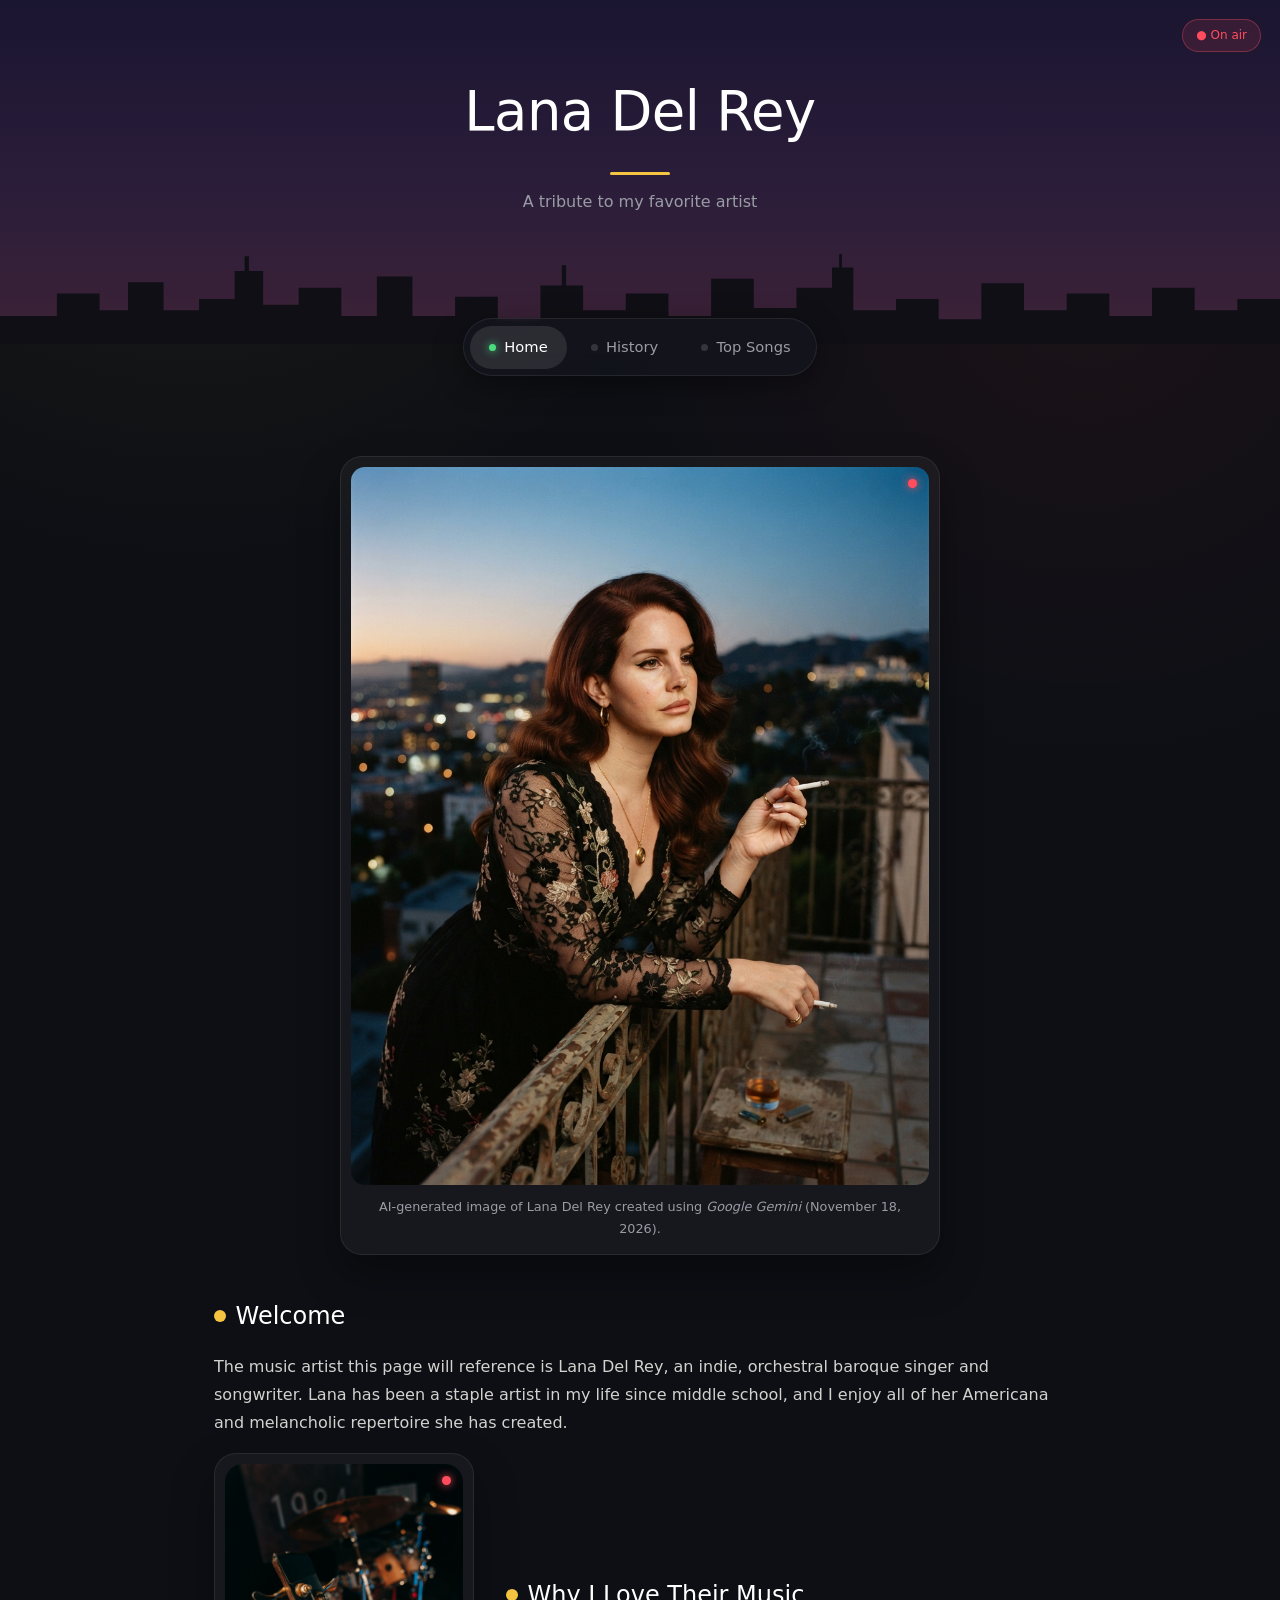
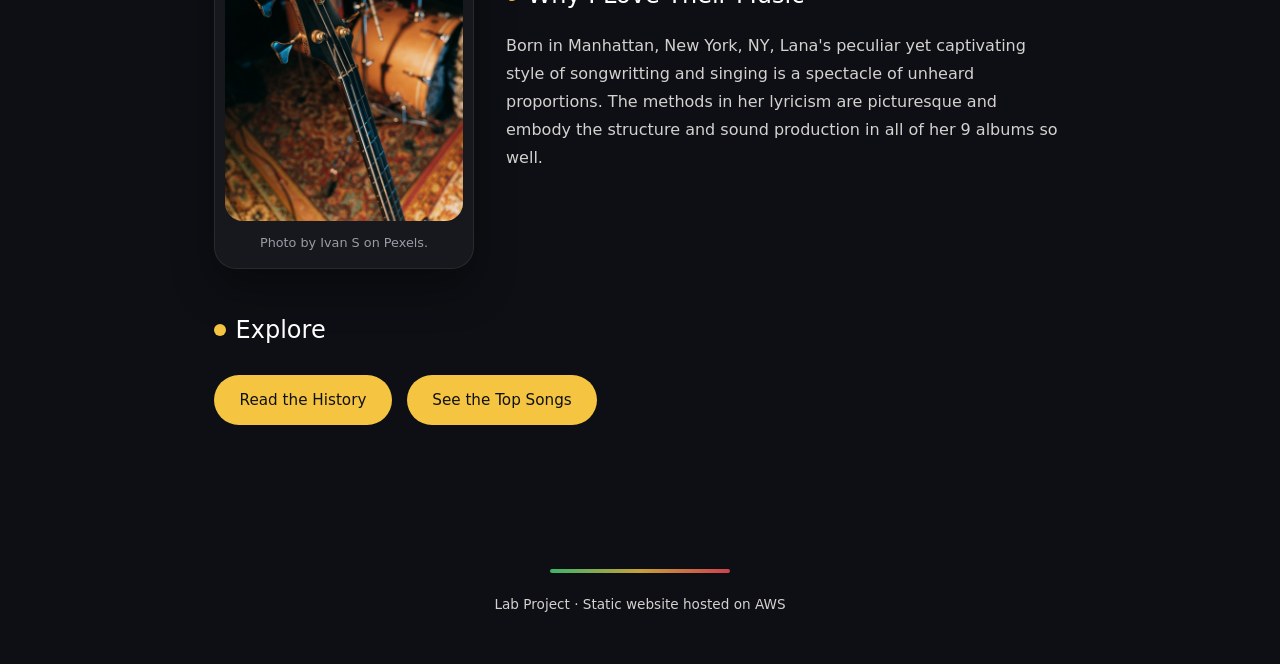
<file: index.html>
<!DOCTYPE html>
<html lang="en">

<head>
  <meta charset="UTF-8">
  <meta name="viewport" content="width=device-width, initial-scale=1.0">
  <title>My Favorite Music Artist</title>
  <link rel="stylesheet" href="style.css">
</head>

<body>

  <header>
    <h1>Lana Del Rey</h1>
    <p>A tribute to my favorite artist</p>
  </header>

  <nav>
    <a href="index.html" class="active">Home</a>
    <a href="history.html">History</a>
    <a href="songs.html">Top Songs</a>
  </nav>

  <main>
    <figure>
      <img src="Lana.jpg" alt="Portrait of Lana Del Rey standing on a balcony at twilight">
      <figcaption>
        AI-generated image of Lana Del Rey created using <cite>Google Gemini</cite> (November 18, 2026).
      </figcaption>
    </figure>

    <h2>Welcome</h2>
    <p>The music artist this page will reference is Lana Del Rey, an indie, orchestral baroque singer and songwriter.
      Lana has been a staple artist in my life since middle school, and I enjoy all of her Americana and melancholic
      repertoire she has created.
    </p>

    <div class="two-col">
      <figure>
        <img src="pexels-ivan-s.jpg" alt="Close-up of a bass guitar headstock with a drum set in a studio">
        <figcaption>Photo by Ivan S on Pexels.</figcaption>
      </figure>
      <div>
        <h2>Why I Love Their Music</h2>
        <p> Born in Manhattan, New York, NY, Lana's peculiar yet captivating style of songwritting and singing is a
          spectacle of unheard
          proportions. The methods in her lyricism are picturesque and embody the structure and sound production in all
          of her 9 albums so well.
        </p>
      </div>
    </div>

    <h2>Explore</h2>
    <p>
      <a href="history.html" class="button">Read the History</a>
      <a href="songs.html" class="button">See the Top Songs</a>
    </p>
  </main>

  <footer>
    <p>Lab Project &middot; Static website hosted on AWS</p>
  </footer>

</body>

</html>
</file>
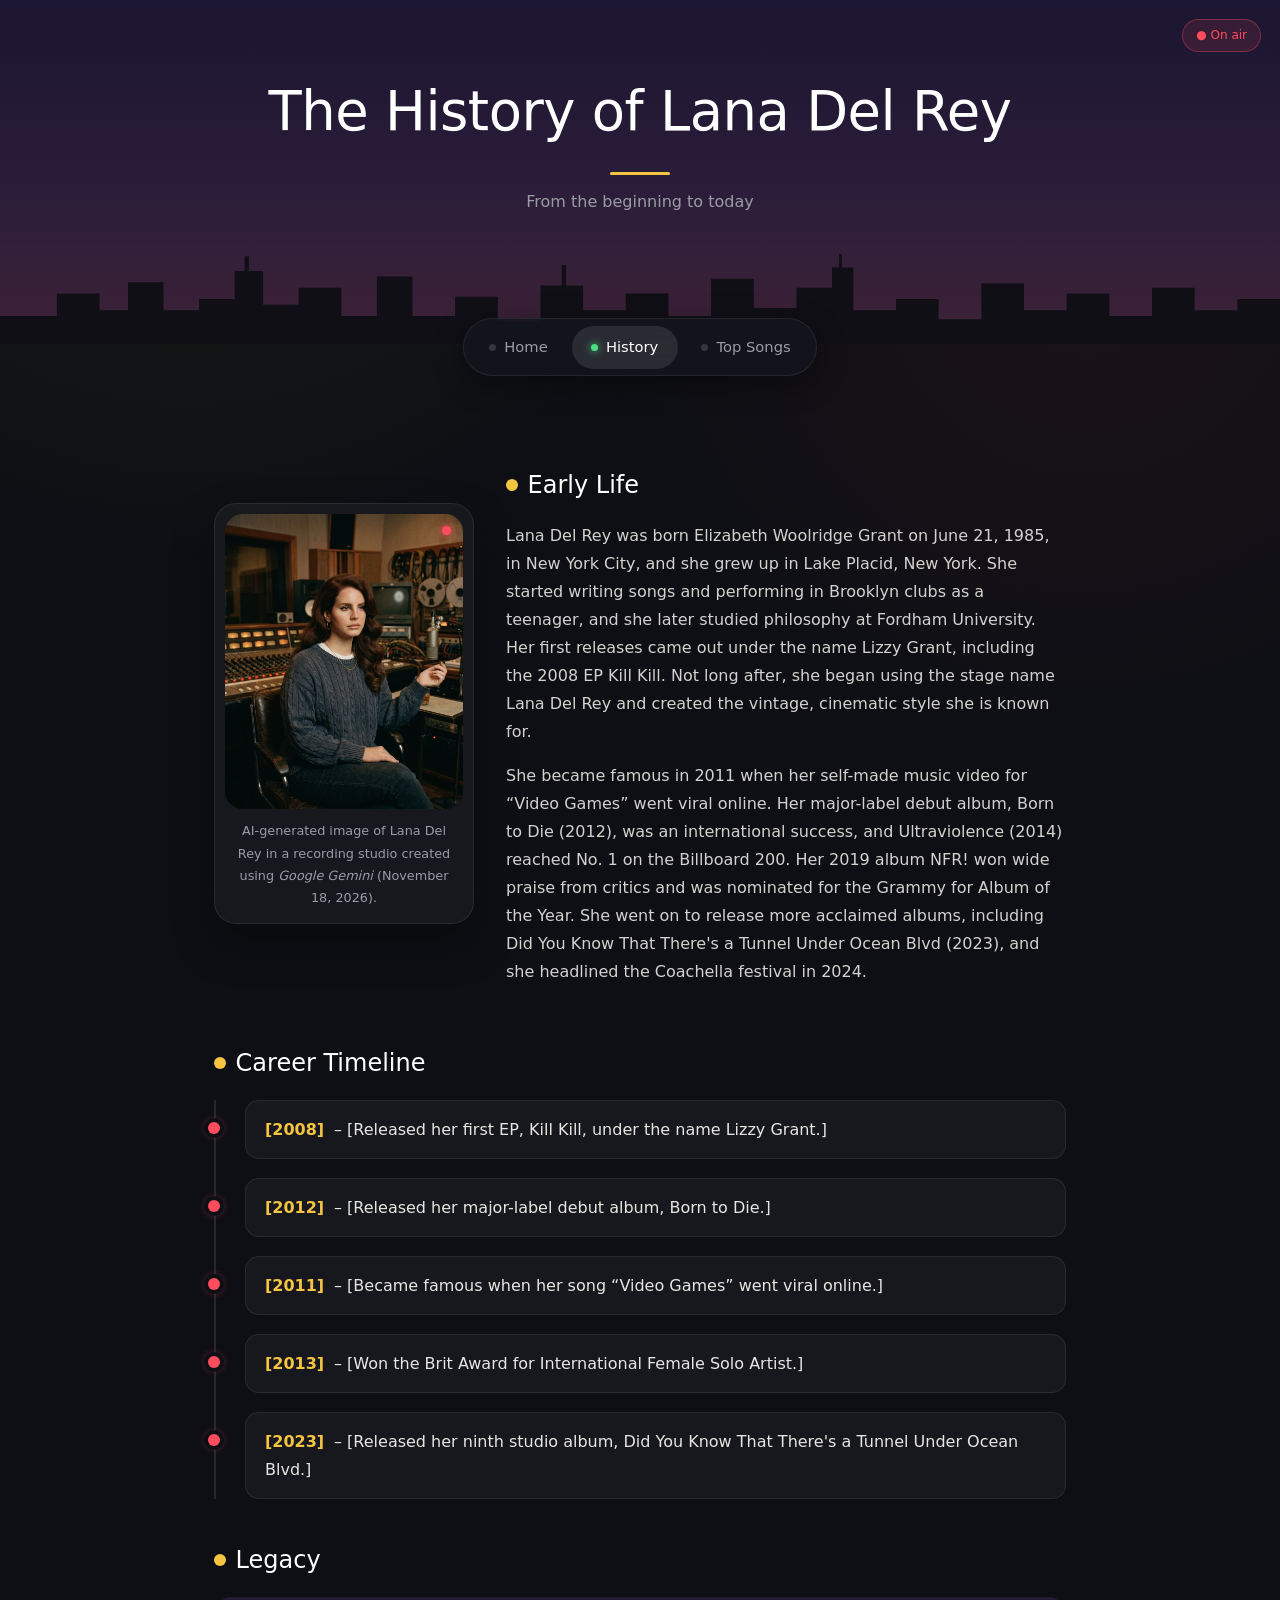
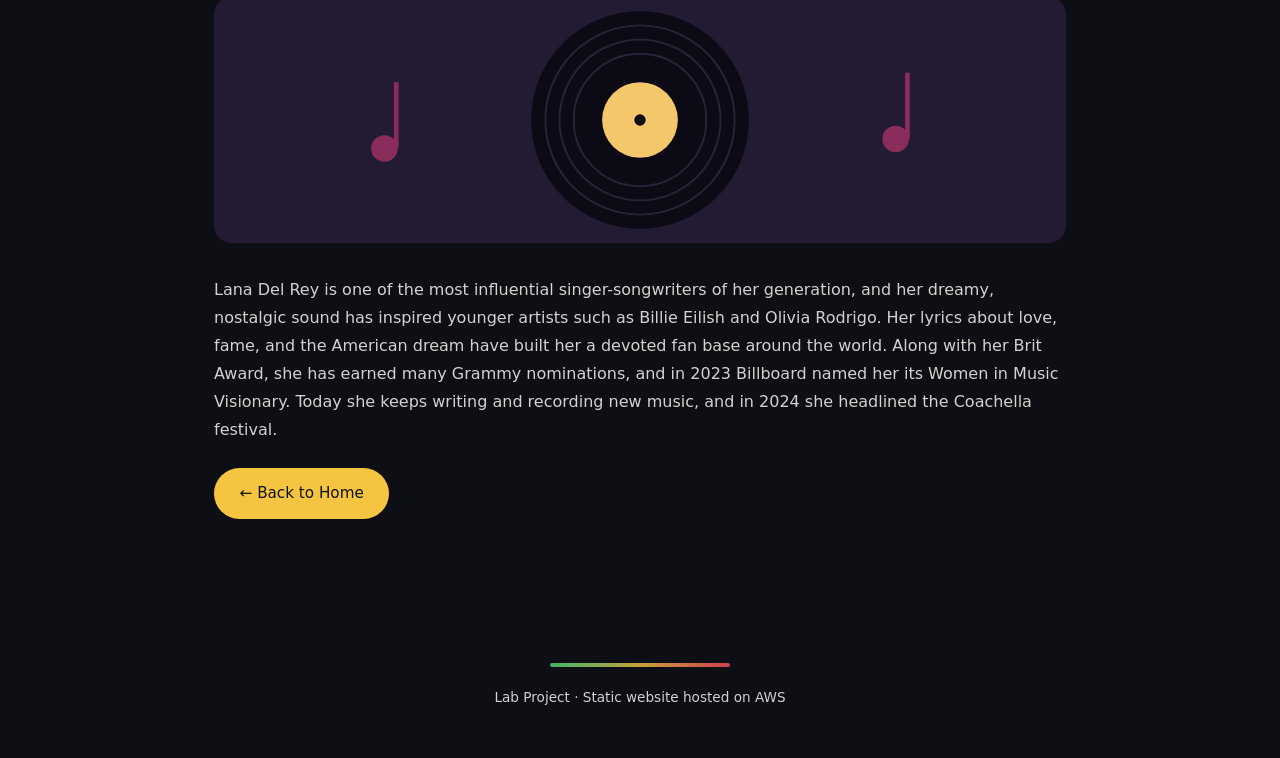
<file: history.html>
<!DOCTYPE html>
<html lang="en">

<head>
  <meta charset="UTF-8">
  <meta name="viewport" content="width=device-width, initial-scale=1.0">
  <title>Lana Del Rey - History</title>
  <link rel="stylesheet" href="style.css">
</head>

<body>

  <header>
    <h1>The History of Lana Del Rey</h1>
    <p>From the beginning to today</p>
  </header>

  <nav>
    <a href="index.html">Home</a>
    <a href="history.html" class="active">History</a>
    <a href="songs.html">Top Songs</a>
  </nav>

  <main>
    <div class="two-col">
      <figure>
        <img src="lana_in_studio.jpg"
          alt="Portrait of Lana Del Rey wearing a cable-knit sweater in a vintage recording studio">
        <figcaption>
          AI-generated image of Lana Del Rey in a recording studio created using <cite>Google Gemini</cite> (November
          18, 2026).
        </figcaption>
      </figure>
      <div>
        <h2>Early Life</h2>
        <p>Lana Del Rey was born Elizabeth Woolridge Grant on June 21, 1985, in New York City, and she grew up in Lake
          Placid, New York. She started writing songs and performing in Brooklyn clubs as a teenager, and she later
          studied philosophy at Fordham University. Her first releases came out under the name Lizzy Grant, including
          the 2008 EP Kill Kill. Not long after, she began using the stage name Lana Del Rey and created the vintage,
          cinematic style she is known for.</p>

        <p>
          She became famous in 2011 when her self-made music video for “Video Games” went viral online. Her major-label
          debut album, Born to Die (2012), was an international success, and Ultraviolence (2014) reached No. 1 on the
          Billboard 200. Her 2019 album NFR! won wide praise from critics and was nominated for the
          Grammy for Album of the Year. She went on to release more acclaimed albums, including Did You Know That
          There's a Tunnel Under Ocean Blvd (2023), and she headlined the Coachella festival in 2024.
        </p>
      </div>
    </div>

    <h2>Career Timeline</h2>
    <ul class="timeline">
      <li><strong>[2008]</strong> &ndash; [Released her first EP, Kill Kill, under the name Lizzy Grant.]</li>
      <li><strong>[2012]</strong> &ndash; [Released her major-label debut album, Born to Die.]</li>
      <li><strong>[2011]</strong> &ndash; [Became famous when her song “Video Games” went viral online.]</li>
      <li><strong>[2013]</strong> &ndash; [Won the Brit Award for International Female Solo Artist.]</li>
      <li><strong>[2023]</strong> &ndash; [Released her ninth studio album, Did You Know That There's a Tunnel Under
        Ocean Blvd.]</li>
    </ul>

    <h2>Legacy</h2>
    <img src="vinyl.svg" alt="Vinyl record" class="hero">
    <p>Lana Del Rey is one of the most influential singer-songwriters of her generation, and her dreamy, nostalgic sound
      has inspired younger artists such as Billie Eilish and Olivia Rodrigo. Her lyrics about love, fame, and the
      American dream have built her a devoted fan base around the world. Along with her Brit Award, she has earned many
      Grammy nominations, and in 2023 Billboard named her its Women in Music Visionary. Today she keeps writing and
      recording new music, and in 2024 she headlined the Coachella festival.</p>

    <p><a href="index.html" class="button">&larr; Back to Home</a></p>
  </main>

  <footer>
    <p>Lab Project &middot; Static website hosted on AWS</p>
  </footer>

</body>

</html>
</file>
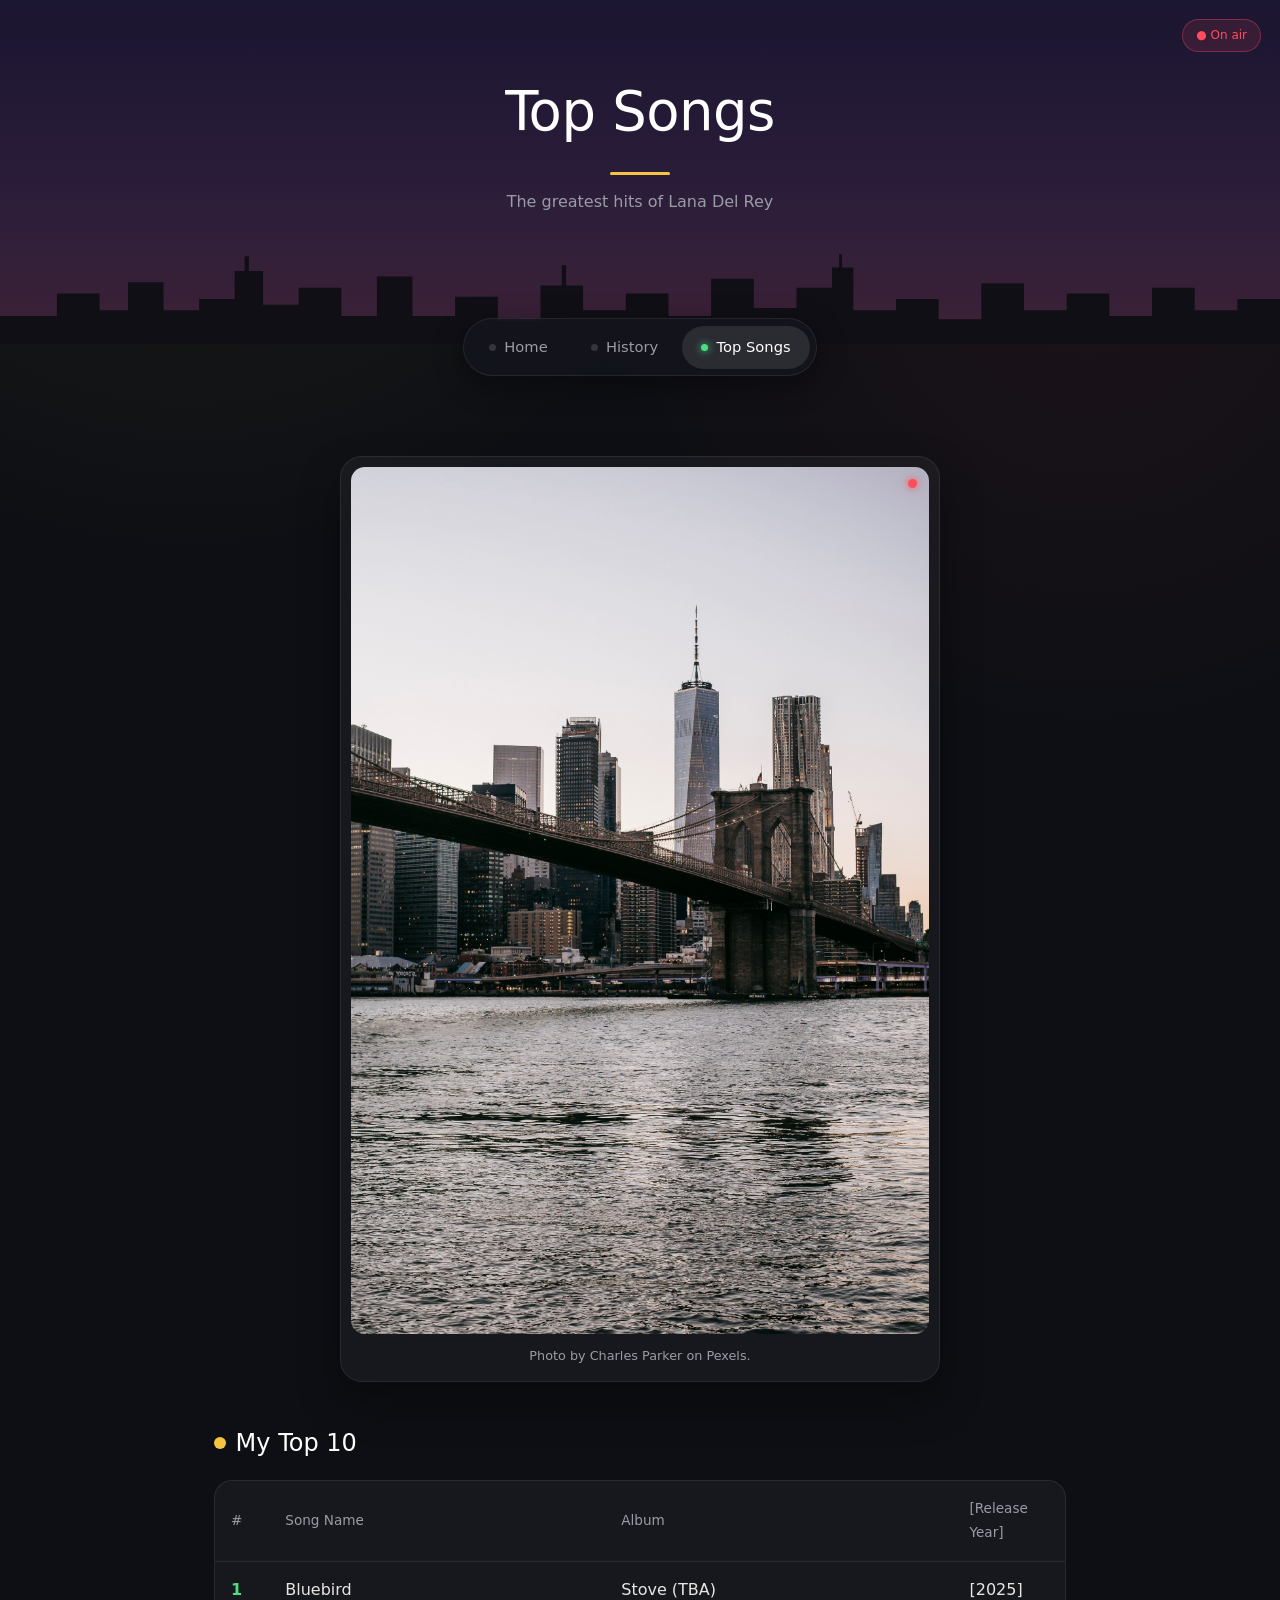
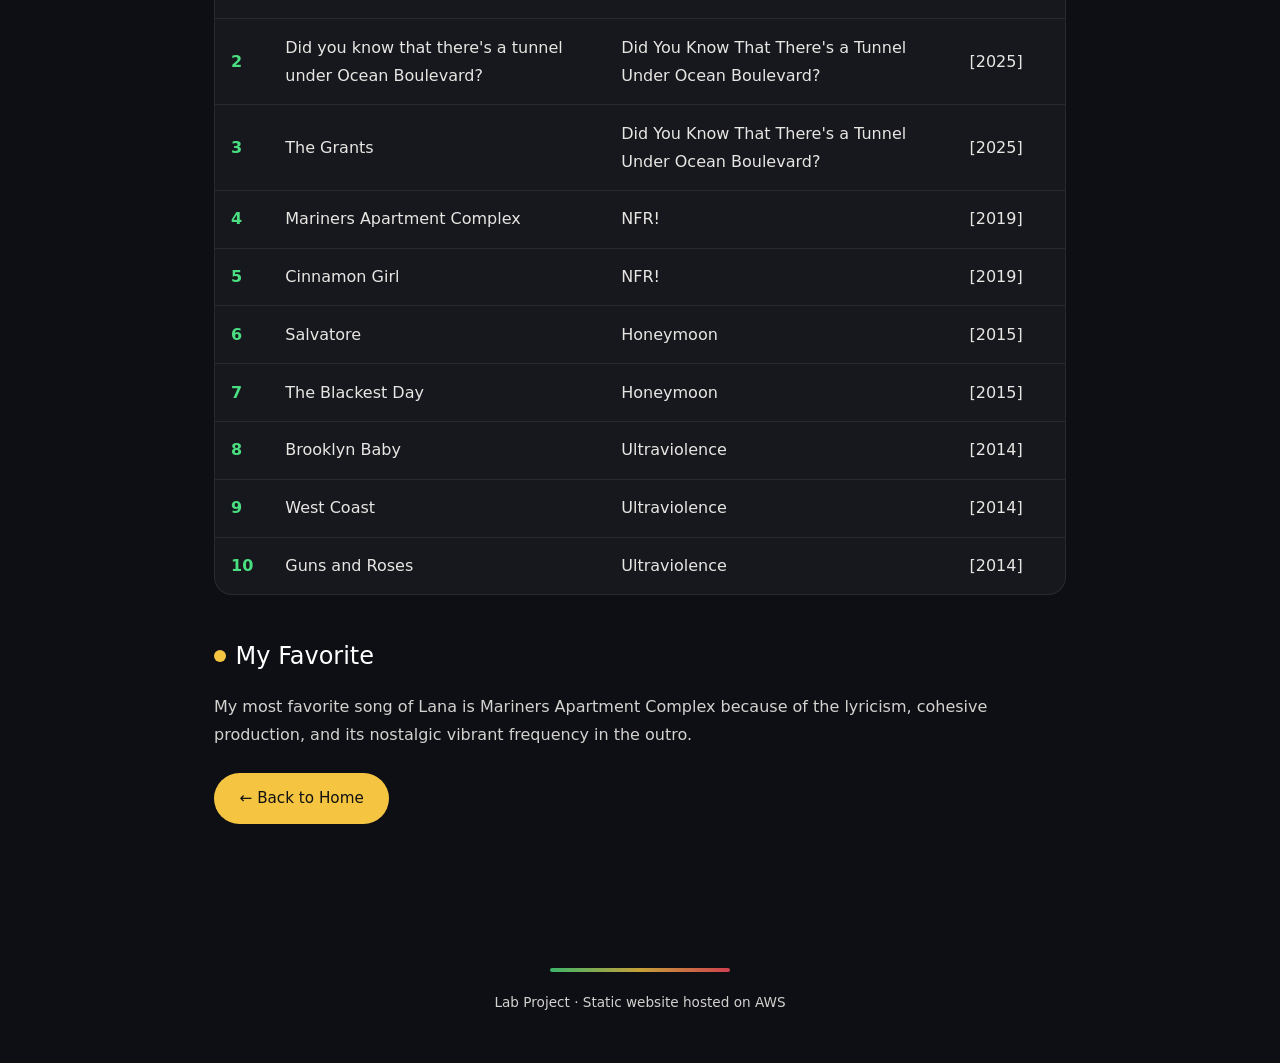
<file: songs.html>
<!DOCTYPE html>
<html lang="en">

<head>
  <meta charset="UTF-8">
  <meta name="viewport" content="width=device-width, initial-scale=1.0">
  <title>Lana Del Rey - Top Songs</title>
  <link rel="stylesheet" href="style.css">
</head>

<body>

  <header>
    <h1>Top Songs</h1>
    <p>The greatest hits of Lana Del Rey</p>
  </header>

  <nav>
    <a href="index.html">Home</a>
    <a href="history.html">History</a>
    <a href="songs.html" class="active">Top Songs</a>
  </nav>

  <main>
    <figure>
      <img src="pexels_charles_parker.jpg" alt="Stone bridge over a river in a large city">
      <figcaption>Photo by Charles Parker on Pexels.</figcaption>
    </figure>

    <h2>My Top 10</h2>
    <table>
      <tr>
        <th>#</th>
        <th>Song Name</th>
        <th>Album</th>
        <th>[Release Year]</th>
      </tr>
      <tr>
        <td>1</td>
        <td>Bluebird</td>
        <td>Stove (TBA)</td>
        <td>[2025]</td>
      </tr>
      <tr>
        <td>2</td>
        <td>Did you know that there's a tunnel under Ocean Boulevard?</td>
        <td>Did You Know That There's a Tunnel Under Ocean Boulevard?</td>
        <td>[2025]</td>
      </tr>
      <tr>
        <td>3</td>
        <td>The Grants</td>
        <td>Did You Know That There's a Tunnel Under Ocean Boulevard?</td>
        <td>[2025]</td>
      </tr>
      <tr>
        <td>4</td>
        <td>Mariners Apartment Complex</td>
        <td>NFR!</td>
        <td>[2019]</td>
      </tr>
      <tr>
        <td>5</td>
        <td>Cinnamon Girl</td>
        <td>NFR!</td>
        <td>[2019]</td>
      </tr>
      <tr>
        <td>6</td>
        <td>Salvatore</td>
        <td>Honeymoon</td>
        <td>[2015]</td>
      </tr>
      <tr>
        <td>7</td>
        <td>The Blackest Day</td>
        <td>Honeymoon</td>
        <td>[2015]</td>
      </tr>
      <tr>
        <td>8</td>
        <td>Brooklyn Baby</td>
        <td>Ultraviolence</td>
        <td>[2014]</td>
      </tr>
      <tr>
        <td>9</td>
        <td>West Coast</td>
        <td>Ultraviolence</td>
        <td>[2014]</td>
      </tr>
      <tr>
        <td>10</td>
        <td>Guns and Roses</td>
        <td>Ultraviolence</td>
        <td>[2014]</td>
      </tr>
    </table>

    <h2>My Favorite</h2>
    <p>My most favorite song of Lana is Mariners Apartment Complex because of the lyricism, cohesive production, and its
      nostalgic vibrant frequency in the outro.</p>

    <p><a href="index.html" class="button">&larr; Back to Home</a></p>
  </main>

  <footer>
    <p>Lab Project &middot; Static website hosted on AWS</p>
  </footer>

</body>

</html>
</file>
<file: style.css>
/* ============================================
   MODERN NYC STUDIO THEME
   ============================================ */

* { box-sizing: border-box; margin: 0; padding: 0; }

:root {
  --bg: #0d0f14;
  --surface: rgba(255, 255, 255, 0.04);
  --border: rgba(255, 255, 255, 0.08);
  --text: #e8e6e3;
  --muted: #9a9ca5;
  --taxi: #f5c542;
  --onair: #ff4d5e;
  --vu: #4ade80;
  --radius: 18px;
}

body {
  font-family: system-ui, -apple-system, "Segoe UI", "Helvetica Neue", Arial, sans-serif;
  font-weight: 400;
  color: var(--text);
  line-height: 1.75;
  background:
    radial-gradient(circle at 15% 0%, rgba(245, 197, 66, 0.08), transparent 40%),
    radial-gradient(circle at 85% 30%, rgba(255, 77, 94, 0.06), transparent 40%),
    var(--bg);
  background-attachment: fixed;
}

/* ---------- HEADER: night sky + skyline ---------- */
header {
  position: relative;
  text-align: center;
  padding: 4rem 1.5rem 7rem;
  background: linear-gradient(180deg, #1a1530 0%, #2b1d3a 55%, #3d2236 100%);
  overflow: hidden;
}

/* soft skyline silhouette */
header::after {
  content: "";
  position: absolute;
  left: 0; right: 0; bottom: 0;
  height: 90px;
  background: url("data:image/svg+xml;utf8,<svg xmlns='http://www.w3.org/2000/svg' viewBox='0 0 900 80' preserveAspectRatio='none'><path fill='%230d0f14' d='M0 [base64]'/></svg>") no-repeat bottom / 100% 100%;
  opacity: 0.95;
}

/* small "On air" pill */
header::before {
  content: "● On air";
  position: absolute;
  top: 1.2rem; right: 1.2rem;
  font-size: 0.75rem;
  font-weight: 500;
  color: var(--onair);
  padding: 0.3rem 0.8rem;
  border-radius: 999px;
  background: rgba(255, 77, 94, 0.12);
  border: 1px solid rgba(255, 77, 94, 0.35);
  animation: pulse 2.5s ease-in-out infinite;
}

@keyframes pulse {
  0%, 100% { opacity: 1; }
  50% { opacity: 0.5; }
}

header h1 {
  position: relative;
  z-index: 1;
  font-size: clamp(2.2rem, 5vw, 3.4rem);
  font-weight: 300;
  letter-spacing: -0.5px;
  color: #fff;
}

header h1::after {           /* thin taxi-yellow accent line */
  content: "";
  display: block;
  width: 60px; height: 3px;
  margin: 0.8rem auto 0;
  border-radius: 3px;
  background: var(--taxi);
}

header p {
  position: relative;
  z-index: 1;
  margin-top: 0.8rem;
  color: var(--muted);
  font-weight: 300;
}

/* ---------- NAV: floating glass bar with LED dots ---------- */
nav {
  position: sticky;
  top: 1rem;
  z-index: 10;
  width: fit-content;
  margin: -1.6rem auto 0;
  padding: 0.4rem;
  display: flex;
  gap: 0.3rem;
  background: rgba(20, 22, 30, 0.7);
  backdrop-filter: blur(12px);
  -webkit-backdrop-filter: blur(12px);
  border: 1px solid var(--border);
  border-radius: 999px;
  box-shadow: 0 8px 30px rgba(0, 0, 0, 0.4);
}

nav a {
  display: flex;
  align-items: center;
  gap: 0.5rem;
  padding: 0.55rem 1.2rem;
  font-size: 0.92rem;
  color: var(--muted);
  text-decoration: none;
  border-radius: 999px;
  transition: background 0.25s, color 0.25s;
}

nav a::before {               /* LED indicator */
  content: "";
  width: 7px; height: 7px;
  border-radius: 50%;
  background: rgba(255, 255, 255, 0.15);
  transition: all 0.25s;
}

nav a:hover { color: #fff; background: rgba(255, 255, 255, 0.06); }
nav a:hover::before { background: var(--taxi); }

nav a.active { color: #fff; background: rgba(255, 255, 255, 0.1); }
nav a.active::before { background: var(--vu); box-shadow: 0 0 8px var(--vu); }

/* ---------- MAIN ---------- */
main { max-width: 900px; margin: 0 auto; padding: 3rem 1.5rem; }

h2 {
  display: flex;
  align-items: center;
  gap: 0.6rem;
  margin: 2.5rem 0 1rem;
  font-size: 1.5rem;
  font-weight: 500;
  color: #fff;
}

h2::before {                  /* subway-line style dot */
  content: "";
  width: 12px; height: 12px;
  border-radius: 50%;
  background: var(--taxi);
  flex-shrink: 0;
}

p { margin-bottom: 1rem; color: #d4d2cf; }

img { max-width: 100%; height: auto; }

.hero { width: 100%; border-radius: var(--radius); margin-bottom: 1.5rem; }

.two-col { display: flex; gap: 2rem; align-items: center; flex-wrap: wrap; }
.two-col img { flex: 0 0 260px; border-radius: var(--radius); }
.two-col div { flex: 1; min-width: 250px; }

/* ---------- BUTTONS ---------- */
.button {
  display: inline-block;
  margin: 0.5rem 0.6rem 0 0;
  padding: 0.75rem 1.6rem;
  font-weight: 500;
  font-size: 0.95rem;
  color: #111;
  background: var(--taxi);
  text-decoration: none;
  border-radius: 999px;
  transition: transform 0.2s, box-shadow 0.2s;
}
.button:hover {
  transform: translateY(-2px);
  box-shadow: 0 8px 20px rgba(245, 197, 66, 0.3);
}

/* ---------- TIMELINE: soft tape track ---------- */
.timeline {
  list-style: none;
  padding-left: 1.8rem;
  border-left: 2px solid rgba(255, 255, 255, 0.1);
}
.timeline li {
  position: relative;
  margin-bottom: 1.2rem;
  padding: 0.9rem 1.2rem;
  background: var(--surface);
  border: 1px solid var(--border);
  border-radius: 14px;
}
.timeline li::before {
  content: "";
  position: absolute;
  left: -2.35rem; top: 1.3rem;
  width: 12px; height: 12px;
  border-radius: 50%;
  background: var(--onair);
  box-shadow: 0 0 0 4px var(--bg), 0 0 10px var(--onair);
}
.timeline strong { color: var(--taxi); font-weight: 600; margin-right: 0.3rem; }

/* ---------- TABLE: clean track list ---------- */
table {
  width: 100%;
  margin-top: 1rem;
  border-collapse: separate;
  border-spacing: 0;
  background: var(--surface);
  border: 1px solid var(--border);
  border-radius: var(--radius);
  overflow: hidden;
}
th {
  padding: 1rem;
  text-align: left;
  font-size: 0.85rem;
  font-weight: 500;
  color: var(--muted);
  border-bottom: 1px solid var(--border);
}
td { padding: 0.9rem 1rem; border-bottom: 1px solid var(--border); }
tr:last-child td { border-bottom: none; }
tr:hover td { background: rgba(255, 255, 255, 0.04); }
td:first-child { color: var(--vu); font-weight: 600; width: 50px; }

/* ---------- IMAGE FRAMES: sleek studio monitor ---------- */
figure {
  position: relative;
  max-width: 600px;
  margin: 2rem auto;
  padding: 10px;
  background: var(--surface);
  border: 1px solid var(--border);
  border-radius: 22px;
  box-shadow: 0 20px 40px rgba(0, 0, 0, 0.35);
  transition: transform 0.35s ease, box-shadow 0.35s ease;
}

figure::before {              /* small rec dot */
  content: "";
  position: absolute;
  top: 22px; right: 22px;
  z-index: 2;
  width: 9px; height: 9px;
  border-radius: 50%;
  background: var(--onair);
  box-shadow: 0 0 8px var(--onair);
  animation: pulse 1.8s ease-in-out infinite;
}

figure:hover {
  transform: translateY(-4px);
  box-shadow: 0 26px 50px rgba(0, 0, 0, 0.45);
}

figure img {
  display: block;
  width: 100%;
  height: auto;
  border-radius: 14px;
}

figcaption {
  margin-top: 0.7rem;
  padding: 0 0.4rem 0.2rem;
  text-align: center;
  font-size: 0.8rem;
  color: var(--muted);
}

figure.small { max-width: 350px; }
.two-col figure { flex: 0 0 260px; margin: 0; }

/* ---------- FOOTER: soft VU meter glow ---------- */
footer {
  position: relative;
  margin-top: 3rem;
  padding: 2rem 1rem;
  text-align: center;
  font-size: 0.85rem;
  color: var(--muted);
}

footer::before {
  content: "";
  display: block;
  width: 180px; height: 4px;
  margin: 0 auto 1.2rem;
  border-radius: 4px;
  background: linear-gradient(90deg, var(--vu), var(--taxi), var(--onair));
  opacity: 0.8;
}
</file>
